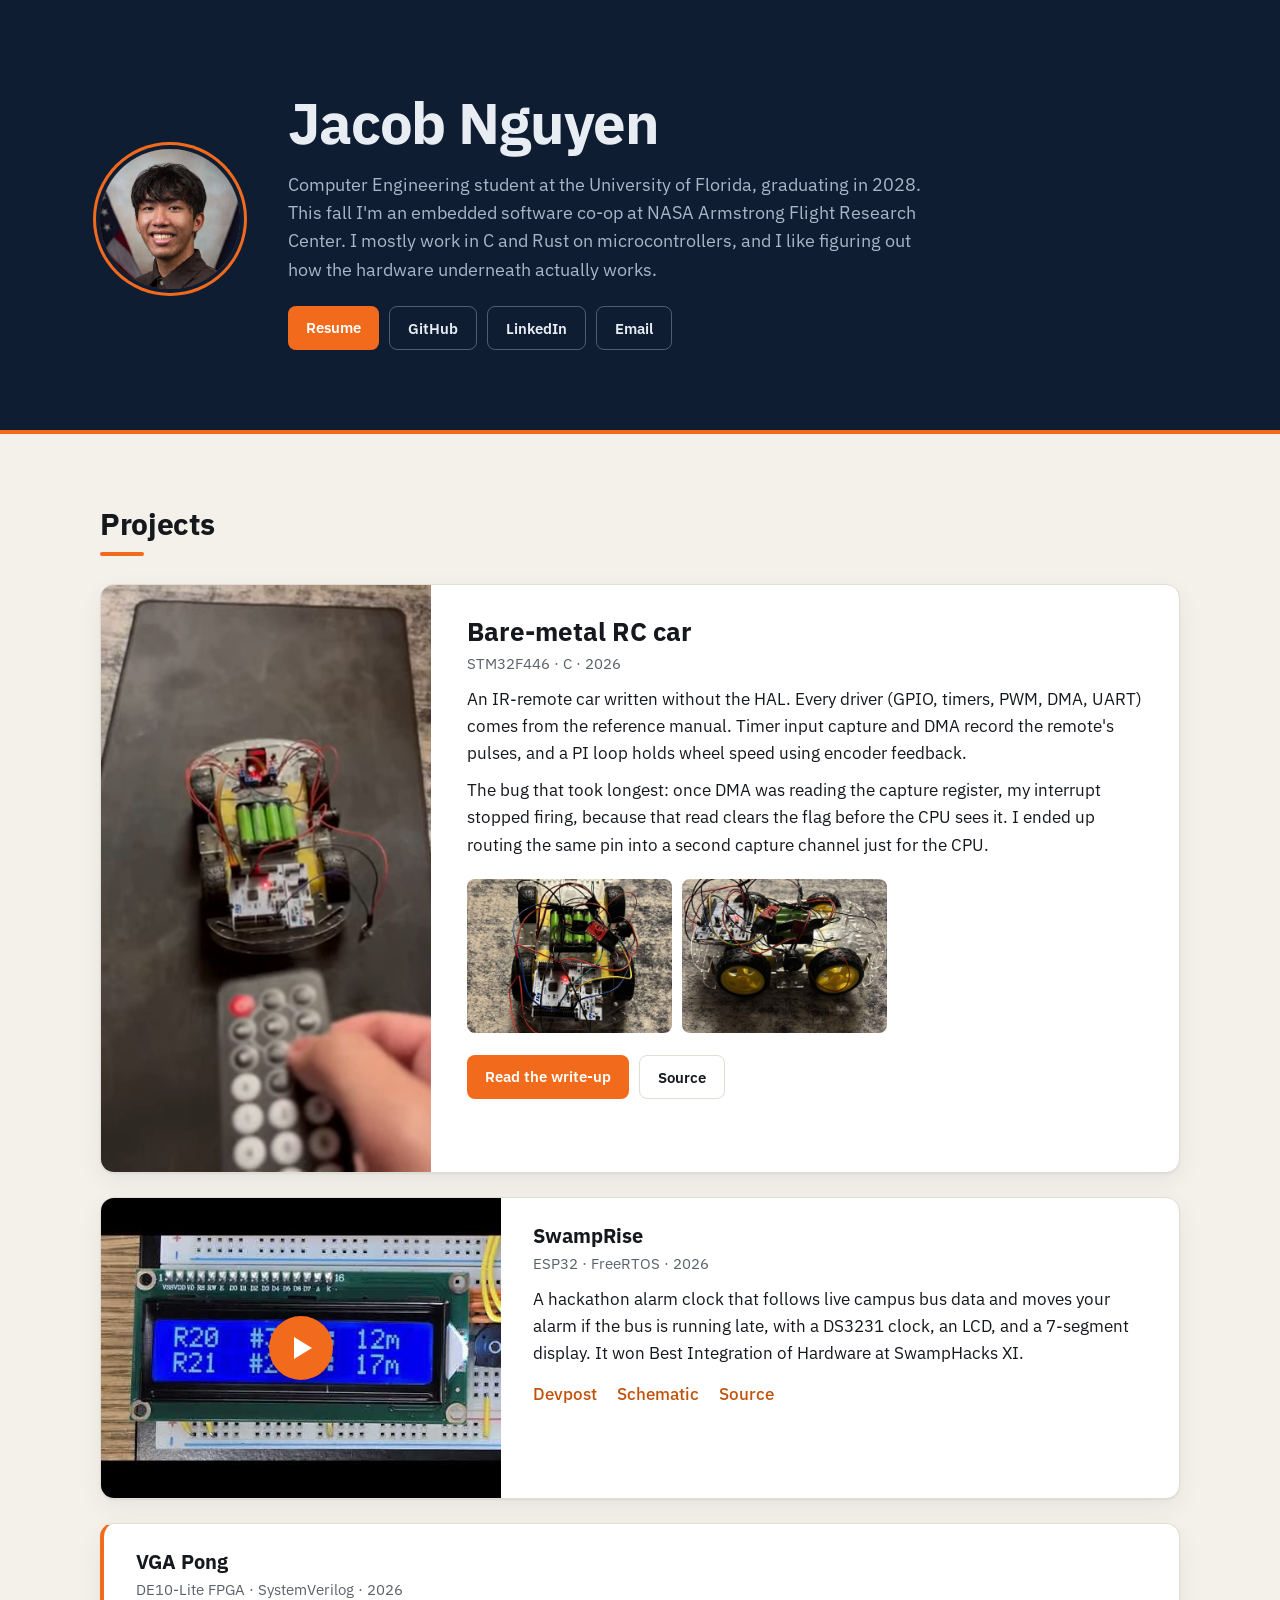
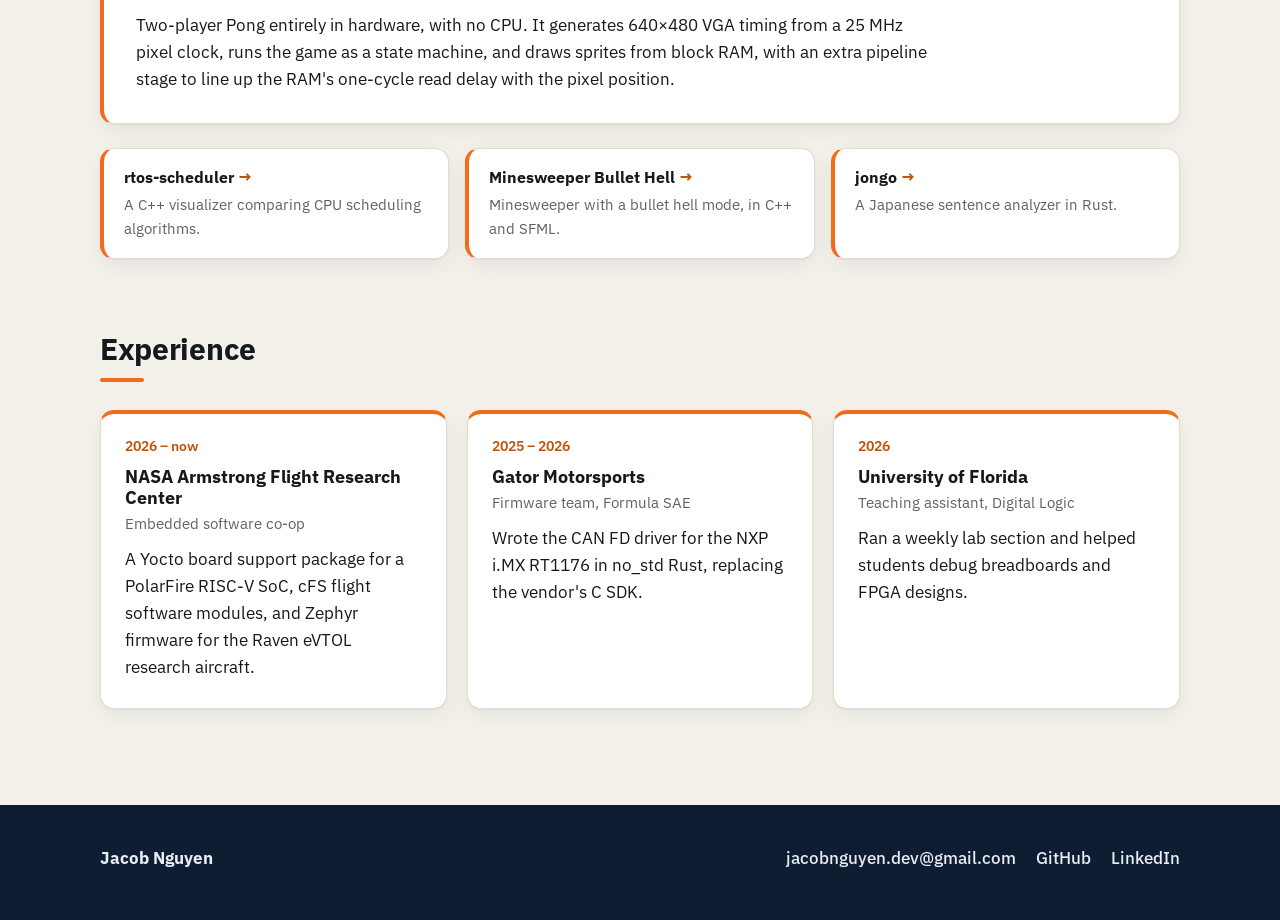
<file: index.html>
<!doctype html>
<html lang="en">
<head>
  <meta charset="utf-8">
  <meta name="viewport" content="width=device-width, initial-scale=1">
  <title>Jacob Nguyen</title>
  <meta name="description" content="Jacob Nguyen: Computer Engineering at the University of Florida, embedded software co-op at NASA Armstrong.">
  <meta property="og:title" content="Jacob Nguyen">
  <meta property="og:description" content="Embedded firmware projects and experience.">
  <meta property="og:image" content="https://jacob-nguyen1.github.io/assets/img/rc-car-top.jpg">
  <link rel="preconnect" href="https://fonts.googleapis.com">
  <link rel="preconnect" href="https://fonts.gstatic.com" crossorigin>
  <link href="https://fonts.googleapis.com/css2?family=IBM+Plex+Sans:wght@400;500;600;700&display=swap" rel="stylesheet">
  <link rel="stylesheet" href="style.css?v=6">
</head>
<body>

<header class="hero">
  <div class="wrap hero-inner">
    <img class="headshot" src="assets/img/headshot.jpg" alt="" width="140" height="140">
    <div>
      <h1>Jacob Nguyen</h1>
      <p class="bio">
        Computer Engineering student at the University of Florida, graduating in 2028.
        This fall I'm an embedded software co-op at NASA Armstrong Flight Research Center.
        I mostly work in C and Rust on microcontrollers, and I like figuring out how the hardware underneath actually works.
      </p>
      <div class="buttons">
        <a class="btn solid" href="Jacob_Nguyen_Resume.pdf">Resume</a>
        <a class="btn ghost" href="https://github.com/jacob-nguyen1">GitHub</a>
        <a class="btn ghost" href="https://www.linkedin.com/in/jacobnguyen7">LinkedIn</a>
        <a class="btn ghost" href="mailto:jacobnguyen.dev@gmail.com">Email</a>
      </div>
    </div>
  </div>
</header>

<main class="wrap">

  <section>
    <h2>Projects</h2>

    <article class="card featured">
      <div class="featured-video">
        <video poster="assets/img/rc-car-poster.jpg" autoplay muted loop playsinline preload="auto"
               aria-label="The RC car driving under IR remote control">
          <source src="assets/video/rc-car.webm" type="video/webm">
          <source src="assets/video/rc-car.mp4" type="video/mp4">
        </video>
      </div>
      <div class="featured-body">
        <h3><a href="rc-car.html">Bare-metal RC car</a></h3>
        <p class="meta">STM32F446 &middot; C &middot; 2026</p>
        <p>
          An IR-remote car written without the HAL. Every driver (GPIO, timers, PWM, DMA, UART) comes from the
          reference manual. Timer input capture and DMA record the remote's pulses, and a PI loop holds wheel speed
          using encoder feedback.
        </p>
        <p>
          The bug that took longest: once DMA was reading the capture register, my interrupt stopped firing,
          because that read clears the flag before the CPU sees it. I ended up routing the same pin into a second
          capture channel just for the CPU.
        </p>
        <div class="thumbs">
          <button class="zoom" data-full="assets/img/rc-car-top.jpg"><img src="assets/img/rc-car-top.jpg" alt="Top view: Nucleo board, DRV8833 motor drivers, and AA battery pack" loading="lazy"></button>
          <button class="zoom" data-full="assets/img/rc-car-side.jpg"><img src="assets/img/rc-car-side.jpg" alt="Side view of the car" loading="lazy"></button>
        </div>
        <div class="buttons">
          <a class="btn solid" href="rc-car.html">Read the write-up</a>
          <a class="btn outline" href="https://github.com/jacob-nguyen1/stm32-baremetal-rc-car">Source</a>
        </div>
      </div>
    </article>

    <article class="card wide">
      <button class="yt card-media" data-id="9dNYDrCkIwc" aria-label="Play the SwampRise demo video">
        <img src="assets/img/swamprise-lcd.jpg" alt="LCD showing live bus arrival times" loading="lazy">
        <span class="play" aria-hidden="true"></span>
      </button>
      <div class="card-body">
        <h3>SwampRise</h3>
        <p class="meta">ESP32 &middot; FreeRTOS &middot; 2026</p>
        <p>
          A hackathon alarm clock that follows live campus bus data and moves your alarm if the bus is running late,
          with a DS3231 clock, an LCD, and a 7-segment display. It won Best Integration of Hardware at SwampHacks XI.
        </p>
        <p class="links">
          <a href="https://devpost.com/software/swamp-rise">Devpost</a>
          <button class="zoom textlink" data-full="assets/img/swamprise-schematic.png">Schematic</button>
          <a href="https://github.com/ethantayl/SwampRise">Source</a>
        </p>
      </div>
    </article>

    <article class="card text-card">
      <h3>VGA Pong</h3>
      <p class="meta">DE10-Lite FPGA &middot; SystemVerilog &middot; 2026</p>
      <p>
        Two-player Pong entirely in hardware, with no CPU. It generates 640&times;480 VGA timing from a 25&nbsp;MHz
        pixel clock, runs the game as a state machine, and draws sprites from block RAM, with an extra pipeline
        stage to line up the RAM's one-cycle read delay with the pixel position.
      </p>
    </article>

    <div class="smalls">
      <a class="card small" href="https://github.com/jacob-nguyen1/rtos-scheduler">
        <h3>rtos-scheduler</h3>
        <p>A C++ visualizer comparing CPU scheduling algorithms.</p>
      </a>
      <a class="card small" href="https://github.com/jacob-nguyen1/Minesweeper-Bullet-Hell">
        <h3>Minesweeper Bullet Hell</h3>
        <p>Minesweeper with a bullet hell mode, in C++ and SFML.</p>
      </a>
      <a class="card small" href="https://github.com/jacob-nguyen1/jongo">
        <h3>jongo</h3>
        <p>A Japanese sentence analyzer in Rust.</p>
      </a>
    </div>
  </section>

  <section>
    <h2>Experience</h2>
    <div class="xp">
      <article class="card xp-card">
        <p class="years">2026 &ndash; now</p>
        <h3>NASA Armstrong Flight Research Center</h3>
        <p class="role">Embedded software co-op</p>
        <p>A Yocto board support package for a PolarFire RISC-V SoC, cFS flight software modules, and Zephyr firmware for the Raven eVTOL research aircraft.</p>
      </article>
      <article class="card xp-card">
        <p class="years">2025 &ndash; 2026</p>
        <h3>Gator Motorsports</h3>
        <p class="role">Firmware team, Formula SAE</p>
        <p>Wrote the CAN FD driver for the NXP i.MX RT1176 in no_std Rust, replacing the vendor's C SDK.</p>
      </article>
      <article class="card xp-card">
        <p class="years">2026</p>
        <h3>University of Florida</h3>
        <p class="role">Teaching assistant, Digital Logic</p>
        <p>Ran a weekly lab section and helped students debug breadboards and FPGA designs.</p>
      </article>
    </div>
  </section>

</main>

<footer class="footer">
  <div class="wrap">
    <p class="footer-name">Jacob Nguyen</p>
    <p class="links">
      <a href="mailto:jacobnguyen.dev@gmail.com">jacobnguyen.dev@gmail.com</a>
      <a href="https://github.com/jacob-nguyen1">GitHub</a>
      <a href="https://www.linkedin.com/in/jacobnguyen7">LinkedIn</a>
    </p>
  </div>
</footer>

<dialog id="lightbox"><img alt=""></dialog>
<script src="main.js?v=6"></script>
</body>
</html>
</file>
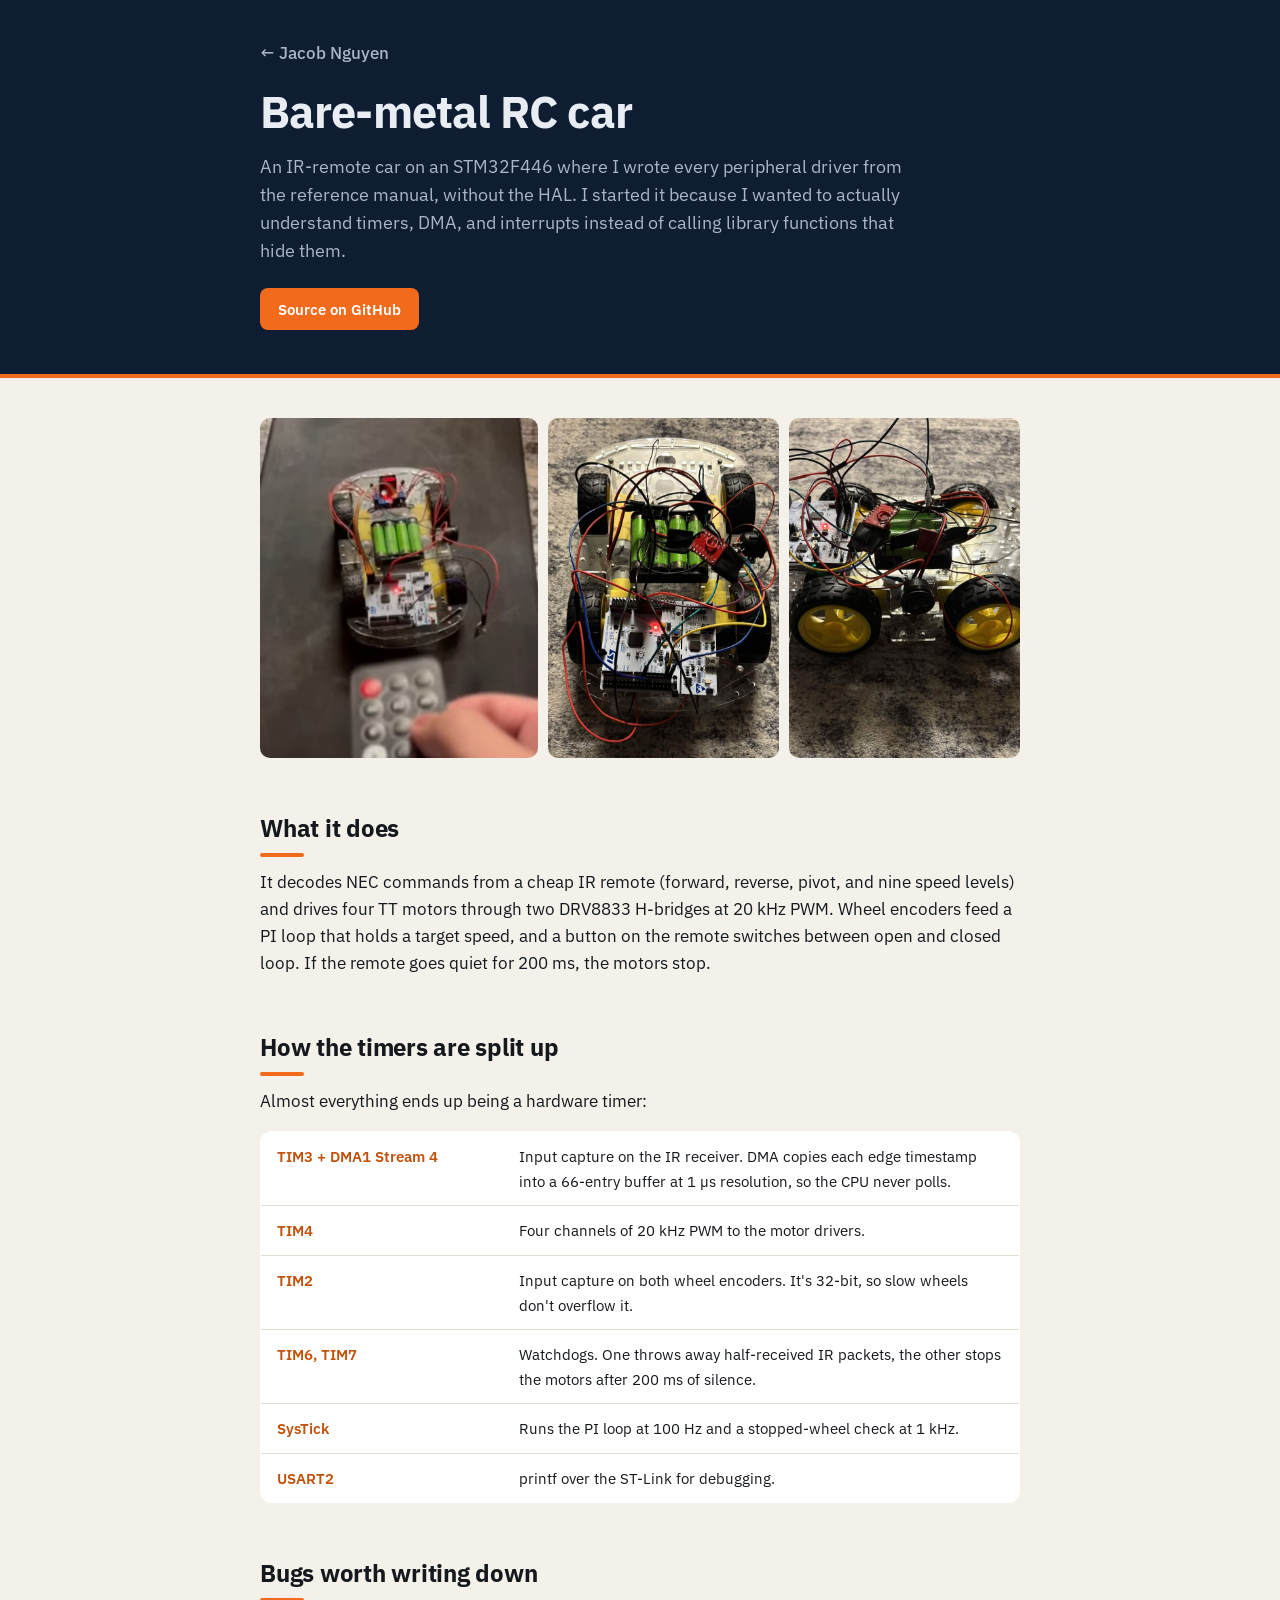
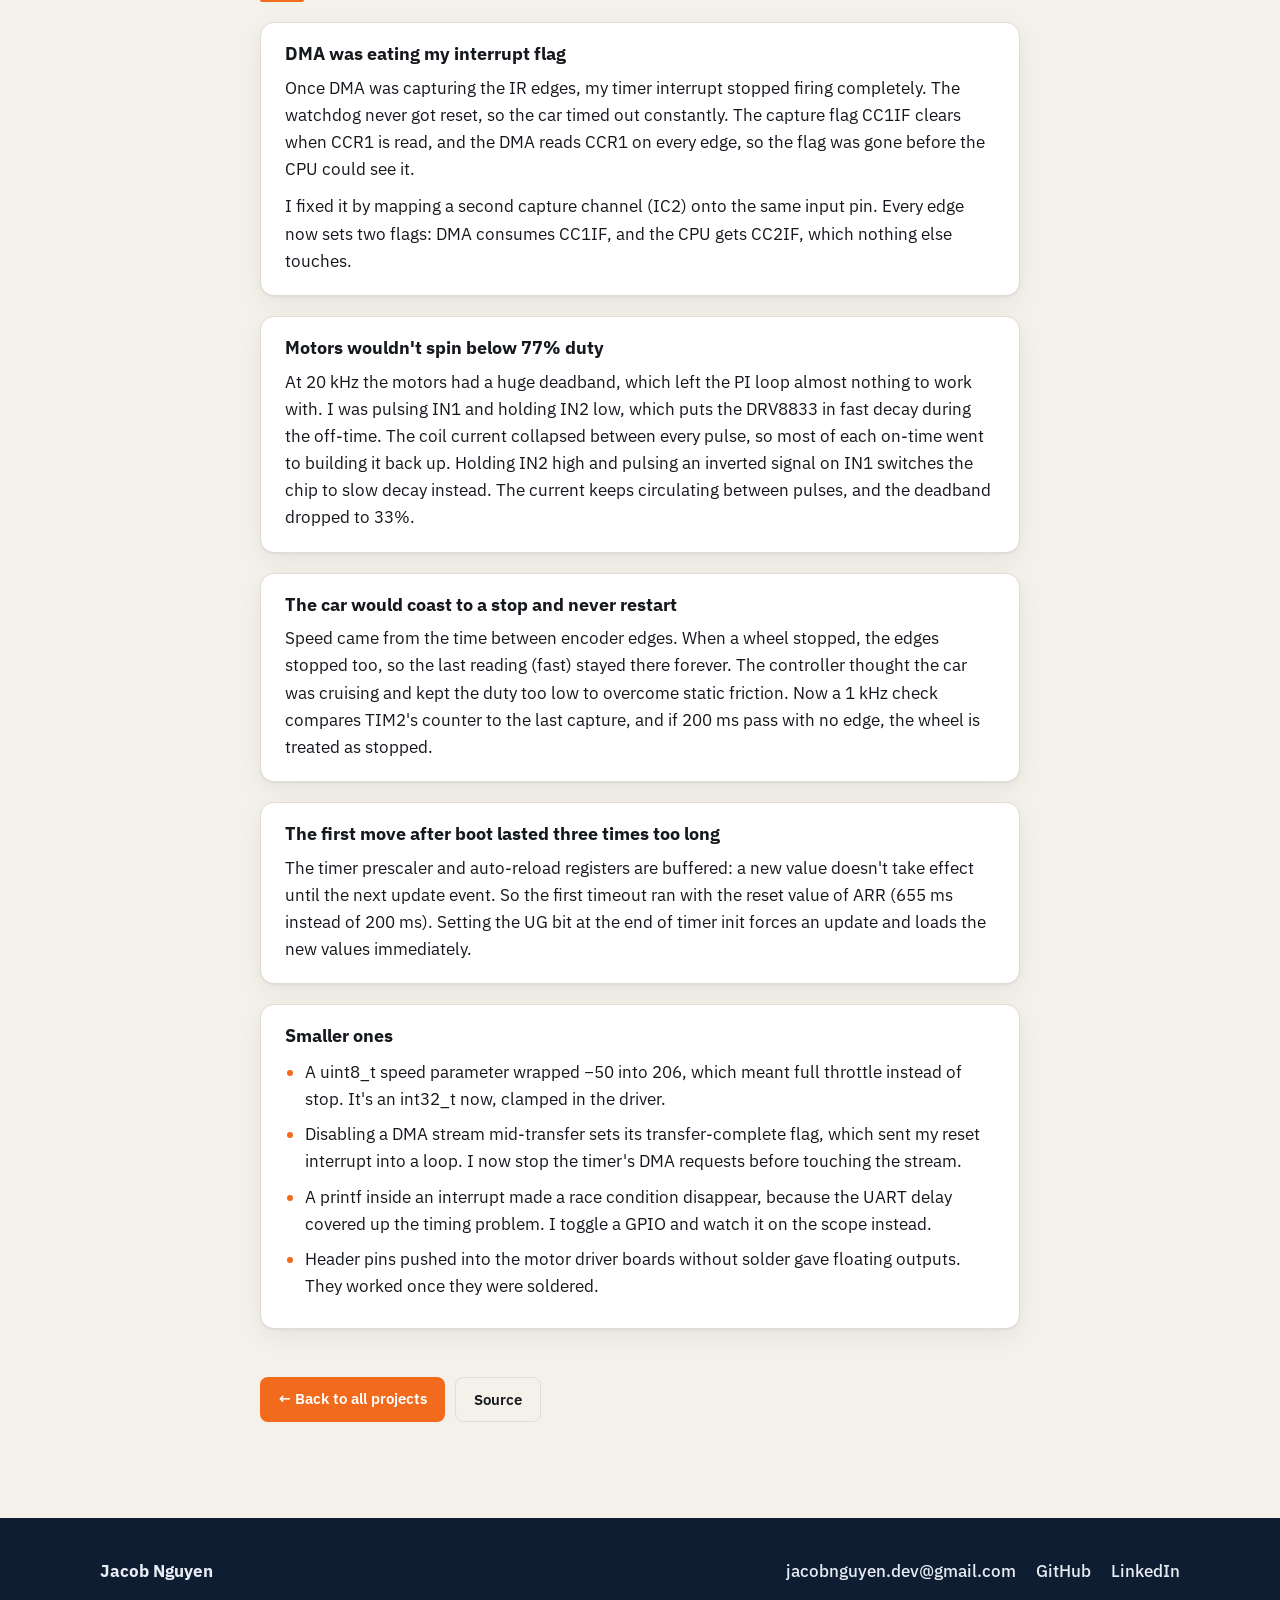
<file: rc-car.html>
<!doctype html>
<html lang="en">
<head>
  <meta charset="utf-8">
  <meta name="viewport" content="width=device-width, initial-scale=1">
  <title>Bare-metal RC car | Jacob Nguyen</title>
  <meta name="description" content="An IR-remote car on an STM32F446 with register-level drivers, DMA IR decoding, and PI speed control.">
  <meta property="og:title" content="Bare-metal RC car | Jacob Nguyen">
  <meta property="og:image" content="https://jacob-nguyen1.github.io/assets/img/rc-car-top.jpg">
  <link rel="preconnect" href="https://fonts.googleapis.com">
  <link rel="preconnect" href="https://fonts.gstatic.com" crossorigin>
  <link href="https://fonts.googleapis.com/css2?family=IBM+Plex+Sans:wght@400;500;600;700&display=swap" rel="stylesheet">
  <link rel="stylesheet" href="style.css?v=6">
</head>
<body>
<header class="hero slim">
  <div class="wrap post">
    <a class="back" href="./">&larr; Jacob Nguyen</a>
    <h1>Bare-metal RC car</h1>
    <p class="bio">
      An IR-remote car on an STM32F446 where I wrote every peripheral driver from the reference manual, without the HAL.
      I started it because I wanted to actually understand timers, DMA, and interrupts instead of calling library functions that hide them.
    </p>
    <div class="buttons">
      <a class="btn solid" href="https://github.com/jacob-nguyen1/stm32-baremetal-rc-car">Source on GitHub</a>
    </div>
  </div>
</header>

<main class="wrap post">
  <div class="media-row">
    <video poster="assets/img/rc-car-poster.jpg" autoplay muted loop playsinline preload="auto"
           aria-label="The RC car driving under IR remote control">
      <source src="assets/video/rc-car.webm" type="video/webm">
      <source src="assets/video/rc-car.mp4" type="video/mp4">
    </video>
    <button class="zoom" data-full="assets/img/rc-car-top.jpg"><img src="assets/img/rc-car-top.jpg" alt="Top view: Nucleo board, DRV8833 motor drivers, and AA battery pack" loading="lazy"></button>
    <button class="zoom" data-full="assets/img/rc-car-side.jpg"><img src="assets/img/rc-car-side.jpg" alt="Side view of the car" loading="lazy"></button>
  </div>

  <h2>What it does</h2>
  <p>
    It decodes NEC commands from a cheap IR remote (forward, reverse, pivot, and nine speed levels) and drives four
    TT motors through two DRV8833 H-bridges at 20&nbsp;kHz PWM. Wheel encoders feed a PI loop that holds a target speed,
    and a button on the remote switches between open and closed loop. If the remote goes quiet for 200&nbsp;ms, the motors stop.
  </p>

  <h2>How the timers are split up</h2>
  <p>Almost everything ends up being a hardware timer:</p>
  <table class="spec">
    <tr><td>TIM3 + DMA1 Stream 4</td><td>Input capture on the IR receiver. DMA copies each edge timestamp into a 66-entry buffer at 1&nbsp;µs resolution, so the CPU never polls.</td></tr>
    <tr><td>TIM4</td><td>Four channels of 20&nbsp;kHz PWM to the motor drivers.</td></tr>
    <tr><td>TIM2</td><td>Input capture on both wheel encoders. It's 32-bit, so slow wheels don't overflow it.</td></tr>
    <tr><td>TIM6, TIM7</td><td>Watchdogs. One throws away half-received IR packets, the other stops the motors after 200&nbsp;ms of silence.</td></tr>
    <tr><td>SysTick</td><td>Runs the PI loop at 100&nbsp;Hz and a stopped-wheel check at 1&nbsp;kHz.</td></tr>
    <tr><td>USART2</td><td>printf over the ST-Link for debugging.</td></tr>
  </table>

  <h2>Bugs worth writing down</h2>

  <section class="card bug">
    <h3>DMA was eating my interrupt flag</h3>
    <p>
      Once DMA was capturing the IR edges, my timer interrupt stopped firing completely. The watchdog never got reset, so the car timed out constantly.
      The capture flag CC1IF clears when CCR1 is read, and the DMA reads CCR1 on every edge, so the flag was gone before the CPU could see it.
    </p>
    <p>
      I fixed it by mapping a second capture channel (IC2) onto the same input pin. Every edge now sets two flags:
      DMA consumes CC1IF, and the CPU gets CC2IF, which nothing else touches.
    </p>
  </section>

  <section class="card bug">
    <h3>Motors wouldn't spin below 77% duty</h3>
    <p>
      At 20&nbsp;kHz the motors had a huge deadband, which left the PI loop almost nothing to work with.
      I was pulsing IN1 and holding IN2 low, which puts the DRV8833 in fast decay during the off-time.
      The coil current collapsed between every pulse, so most of each on-time went to building it back up.
      Holding IN2 high and pulsing an inverted signal on IN1 switches the chip to slow decay instead.
      The current keeps circulating between pulses, and the deadband dropped to 33%.
    </p>
  </section>

  <section class="card bug">
    <h3>The car would coast to a stop and never restart</h3>
    <p>
      Speed came from the time between encoder edges. When a wheel stopped, the edges stopped too, so the last reading (fast) stayed there forever.
      The controller thought the car was cruising and kept the duty too low to overcome static friction.
      Now a 1&nbsp;kHz check compares TIM2's counter to the last capture, and if 200&nbsp;ms pass with no edge, the wheel is treated as stopped.
    </p>
  </section>

  <section class="card bug">
    <h3>The first move after boot lasted three times too long</h3>
    <p>
      The timer prescaler and auto-reload registers are buffered: a new value doesn't take effect until the next update event.
      So the first timeout ran with the reset value of ARR (655&nbsp;ms instead of 200&nbsp;ms).
      Setting the UG bit at the end of timer init forces an update and loads the new values immediately.
    </p>
  </section>

  <section class="card bug">
    <h3>Smaller ones</h3>
    <ul class="plain">
      <li>A uint8_t speed parameter wrapped −50 into 206, which meant full throttle instead of stop. It's an int32_t now, clamped in the driver.</li>
      <li>Disabling a DMA stream mid-transfer sets its transfer-complete flag, which sent my reset interrupt into a loop. I now stop the timer's DMA requests before touching the stream.</li>
      <li>A printf inside an interrupt made a race condition disappear, because the UART delay covered up the timing problem. I toggle a GPIO and watch it on the scope instead.</li>
      <li>Header pins pushed into the motor driver boards without solder gave floating outputs. They worked once they were soldered.</li>
    </ul>
  </section>

  <div class="buttons" style="margin-top: 48px">
    <a class="btn solid" href="./">&larr; Back to all projects</a>
    <a class="btn outline" href="https://github.com/jacob-nguyen1/stm32-baremetal-rc-car">Source</a>
  </div>
</main>

<footer class="footer">
  <div class="wrap">
    <p class="footer-name">Jacob Nguyen</p>
    <p class="links">
      <a href="mailto:jacobnguyen.dev@gmail.com">jacobnguyen.dev@gmail.com</a>
      <a href="https://github.com/jacob-nguyen1">GitHub</a>
      <a href="https://www.linkedin.com/in/jacobnguyen7">LinkedIn</a>
    </p>
  </div>
</footer>

<dialog id="lightbox"><img alt=""></dialog>
<script src="main.js?v=6"></script>
</body>
</html>
</file>
<file: style.css>
:root {
  --paper: #f3f1ea;
  --card: #ffffff;
  --ink: #15181d;
  --muted: #5c626a;
  --line: #e1ddd2;
  --navy: #0f1d33;
  --navy-2: #172a47;
  --on-navy: #e8edf4;
  --on-navy-muted: #a9b6c8;
  --accent: #f26a1b;
  --accent-text: #c2520b;
  --shadow: 0 1px 2px rgba(20, 24, 30, 0.06), 0 8px 24px rgba(20, 24, 30, 0.06);
  --shadow-hover: 0 2px 4px rgba(20, 24, 30, 0.08), 0 16px 40px rgba(20, 24, 30, 0.12);
  color-scheme: light;
}
@media (prefers-color-scheme: dark) {
  :root {
    --paper: #0d1014;
    --card: #161b22;
    --ink: #e7e9ec;
    --muted: #9aa2ac;
    --line: #262d37;
    --navy: #101c2e;
    --navy-2: #1a2b44;
    --accent: #ff8a3d;
    --accent-text: #ff9d5c;
    --shadow: 0 1px 2px rgba(0, 0, 0, 0.3);
    --shadow-hover: 0 12px 32px rgba(0, 0, 0, 0.45);
    color-scheme: dark;
  }
}

* { box-sizing: border-box; }
body {
  margin: 0;
  background: var(--paper);
  color: var(--ink);
  font: 17px/1.6 "IBM Plex Sans", system-ui, sans-serif;
  -webkit-font-smoothing: antialiased;
}
img, video, canvas { display: block; max-width: 100%; }
button { font: inherit; color: inherit; background: none; border: 0; padding: 0; cursor: pointer; }
a { color: var(--accent-text); text-decoration: none; }
a:hover { text-decoration: underline; text-underline-offset: 3px; }
p { margin: 10px 0 0; }
h1, h2, h3 { margin: 0; line-height: 1.2; }

.wrap { width: min(1080px, 100% - 40px); margin: 0 auto; }

/* ---------- buttons ---------- */
.buttons { display: flex; flex-wrap: wrap; gap: 10px; margin-top: 22px; }
.btn {
  display: inline-block; padding: 9px 18px; border-radius: 8px; font-weight: 600; font-size: 0.95rem;
  transition: transform 0.15s, background 0.15s, border-color 0.15s;
}
.btn:hover { text-decoration: none; transform: translateY(-1px); }
.btn.solid { background: var(--accent); color: #fff; }
.btn.solid:hover { background: #ff7c33; }
.btn.ghost { color: var(--on-navy); border: 1px solid rgba(232, 237, 244, 0.3); }
.btn.ghost:hover { border-color: var(--on-navy); }
.btn.outline { color: var(--ink); border: 1px solid var(--line); }
.btn.outline:hover { border-color: var(--accent); }

/* ---------- hero ---------- */
.hero {
  background: var(--navy);
  color: var(--on-navy);
  padding: 88px 0 80px;
  border-bottom: 4px solid var(--accent);
}
.hero-inner { display: grid; grid-template-columns: 140px 1fr; gap: 48px; align-items: center; }
.headshot {
  width: 140px; height: 140px; border-radius: 50%; object-fit: cover;
  box-shadow: 0 0 0 4px var(--navy), 0 0 0 7px var(--accent);
}
.hero h1 { font-size: clamp(2.4rem, 6vw, 3.6rem); font-weight: 700; letter-spacing: -0.02em; }
.bio { max-width: 60ch; margin-top: 14px; font-size: 1.1rem; color: var(--on-navy-muted); }

/* ---------- sections ---------- */
section { padding-top: 72px; }
h2 {
  font-size: 1.9rem; font-weight: 700; letter-spacing: -0.01em; margin-bottom: 28px;
}
h2::after {
  content: ""; display: block; width: 44px; height: 4px; margin-top: 10px; border-radius: 2px; background: var(--accent);
}
.meta { margin-top: 4px; color: var(--muted); font-size: 0.92rem; }
.links { display: flex; flex-wrap: wrap; gap: 6px 20px; margin-top: 14px; font-weight: 500; }
.textlink { color: var(--accent-text); font-weight: 500; }
.textlink:hover { text-decoration: underline; text-underline-offset: 3px; }

/* ---------- cards ---------- */
.card {
  background: var(--card);
  border: 1px solid var(--line);
  border-radius: 14px;
  box-shadow: var(--shadow);
  overflow: hidden;
  transition: transform 0.2s ease, box-shadow 0.2s ease;
}
.card:hover { transform: translateY(-3px); box-shadow: var(--shadow-hover); }
.card h3 { font-size: 1.25rem; font-weight: 700; }
.card h3 a { color: var(--ink); }
.card h3 a:hover { color: var(--accent-text); text-decoration: none; }
.card-body { padding: 22px 24px 26px; }

/* featured RC car */
.featured { display: grid; grid-template-columns: 330px 1fr; }
.featured-video { background: #0b0d10; }
.featured-video video { width: 100%; height: 100%; min-height: 520px; object-fit: cover; }
.featured-body { padding: 32px 36px; }
.featured h3 { font-size: 1.6rem; }
.thumbs { display: grid; grid-template-columns: 1fr 1fr; gap: 10px; margin-top: 20px; max-width: 420px; }
.thumbs button { border-radius: 8px; overflow: hidden; cursor: zoom-in; }
.thumbs img { width: 100%; aspect-ratio: 4 / 3; object-fit: cover; transition: transform 0.3s; }
.thumbs button:hover img { transform: scale(1.05); }

/* Pong (text only) + SwampRise (media left) */
.text-card { margin-top: 24px; padding: 26px 32px 30px; border-left: 4px solid var(--accent); }
.text-card p:last-child { max-width: 80ch; }
.wide { display: grid; grid-template-columns: 400px 1fr; margin-top: 24px; }
.wide .card-body { padding: 26px 32px 30px; }
.card-media { position: relative; display: block; width: 100%; height: 100%; min-height: 260px; overflow: hidden; background: #000; }
.card-media img { width: 100%; height: 100%; object-fit: cover; transition: transform 0.3s; }
.card-media:hover img { transform: scale(1.04); }
.wide iframe { width: 100%; height: 100%; min-height: 260px; border: 0; display: block; }
.play {
  position: absolute; inset: 0; margin: auto; width: 64px; height: 64px; border-radius: 50%;
  background: var(--accent); box-shadow: 0 6px 20px rgba(0, 0, 0, 0.35); transition: transform 0.15s;
}
.play::after {
  content: ""; position: absolute; left: 25px; top: 21px;
  border-style: solid; border-width: 11px 0 11px 18px; border-color: transparent transparent transparent #fff;
}
.card-media:hover .play { transform: scale(1.08); }

/* small GitHub cards */
.smalls { display: grid; grid-template-columns: repeat(3, 1fr); gap: 16px; margin-top: 24px; }
.small { display: block; padding: 18px 20px; color: var(--ink); border-left: 4px solid var(--accent); }
.small:hover { text-decoration: none; }
.small h3 { font-size: 1.02rem; }
.small h3::after { content: " \2192"; color: var(--accent-text); }
.small p { margin-top: 6px; color: var(--muted); font-size: 0.93rem; }

/* experience */
.xp { display: grid; grid-template-columns: repeat(3, 1fr); gap: 20px; }
.xp-card { padding: 22px 24px 26px; border-top: 4px solid var(--accent); }
.xp-card h3 { font-size: 1.1rem; }
.years { margin: 0 0 8px; font-size: 0.85rem; font-weight: 600; color: var(--accent-text); }
.role { margin-top: 4px; color: var(--muted); font-size: 0.93rem; }

/* footer */
.footer { margin-top: 96px; padding: 40px 0 48px; background: var(--navy); color: var(--on-navy-muted); }
.footer .wrap { display: flex; justify-content: space-between; align-items: center; flex-wrap: wrap; gap: 12px; }
.footer p { margin: 0; }
.footer-name { color: var(--on-navy); font-weight: 700; }
.footer a { color: var(--on-navy); }
.footer .links { margin: 0; }

@media (prefers-reduced-motion: reduce) {
  .card:hover, .btn:hover { transform: none; }
}

/* lightbox */
dialog#lightbox { padding: 0; border: 0; background: transparent; max-width: 94vw; max-height: 94vh; cursor: zoom-out; }
dialog#lightbox::backdrop { background: rgba(5, 10, 18, 0.88); }
dialog#lightbox img { max-width: 94vw; max-height: 94vh; border-radius: 8px; background: #fff; }

/* ---------- write-up page ---------- */
.hero.slim { padding: 40px 0 44px; }
.hero.slim h1 { font-size: clamp(2rem, 5vw, 2.8rem); }
.hero .back { display: inline-block; margin-bottom: 18px; color: var(--on-navy-muted); font-weight: 500; }
.hero .back:hover { color: var(--on-navy); }
.post { max-width: 760px; }
.post h2 { margin-top: 56px; font-size: 1.5rem; margin-bottom: 4px; }
.post h2::after { margin-bottom: 12px; }
.post .media-row { display: grid; grid-template-columns: 1.2fr 1fr 1fr; gap: 10px; margin-top: 40px; }
.post .media-row > * { height: 340px; border-radius: 10px; overflow: hidden; background: #0b0d10; }
.post .media-row img { width: 100%; height: 100%; object-fit: cover; }
.post .media-row > video { width: 100%; height: 340px; object-fit: cover; }
.post .media-row button { cursor: zoom-in; }
.spec { width: 100%; border-collapse: collapse; margin-top: 16px; background: var(--card); border: 1px solid var(--line); border-radius: 12px; overflow: hidden; font-size: 0.96rem; }
.spec td { padding: 12px 16px; vertical-align: top; border-bottom: 1px solid var(--line); }
.spec tr:last-child td { border-bottom: 0; }
.spec td:first-child { width: 32%; font-weight: 600; color: var(--accent-text); }
.bug { margin-top: 20px; padding: 20px 24px; }
.bug:hover { transform: none; box-shadow: var(--shadow); }
.bug h3 { font-size: 1.12rem; }
.plain { margin: 12px 0 0; padding-left: 1.2em; }
.plain li { margin: 8px 0; }
.plain li::marker { color: var(--accent); }

/* ---------- responsive ---------- */
@media (max-width: 860px) {
  .featured { grid-template-columns: 1fr; }
  .featured-video video { min-height: 0; height: 460px; }
  .featured-body { padding: 24px; }
  .wide, .smalls, .xp { grid-template-columns: 1fr; }
  .card-media, .wide iframe { min-height: 220px; height: 220px; }
  .text-card, .wide .card-body { padding: 22px 24px 26px; }
}
@media (max-width: 600px) {
  body { font-size: 16px; }
  .hero { padding: 48px 0 44px; }
  .hero-inner { grid-template-columns: 1fr; gap: 24px; }
  .headshot { width: 104px; height: 104px; }
  section { padding-top: 56px; }
  h2 { font-size: 1.6rem; }
  .post .media-row { grid-template-columns: 1fr 1fr; }
  .post .media-row > * { height: 200px; }
  .post .media-row > video { grid-column: 1 / -1; height: 440px; }
  .spec td { display: block; width: auto !important; border-bottom: 0; padding: 4px 16px; }
  .spec td:first-child { padding-top: 12px; }
  .spec tr { display: block; border-bottom: 1px solid var(--line); padding-bottom: 10px; }
  .footer .wrap { flex-direction: column; align-items: flex-start; }
}
</file>
